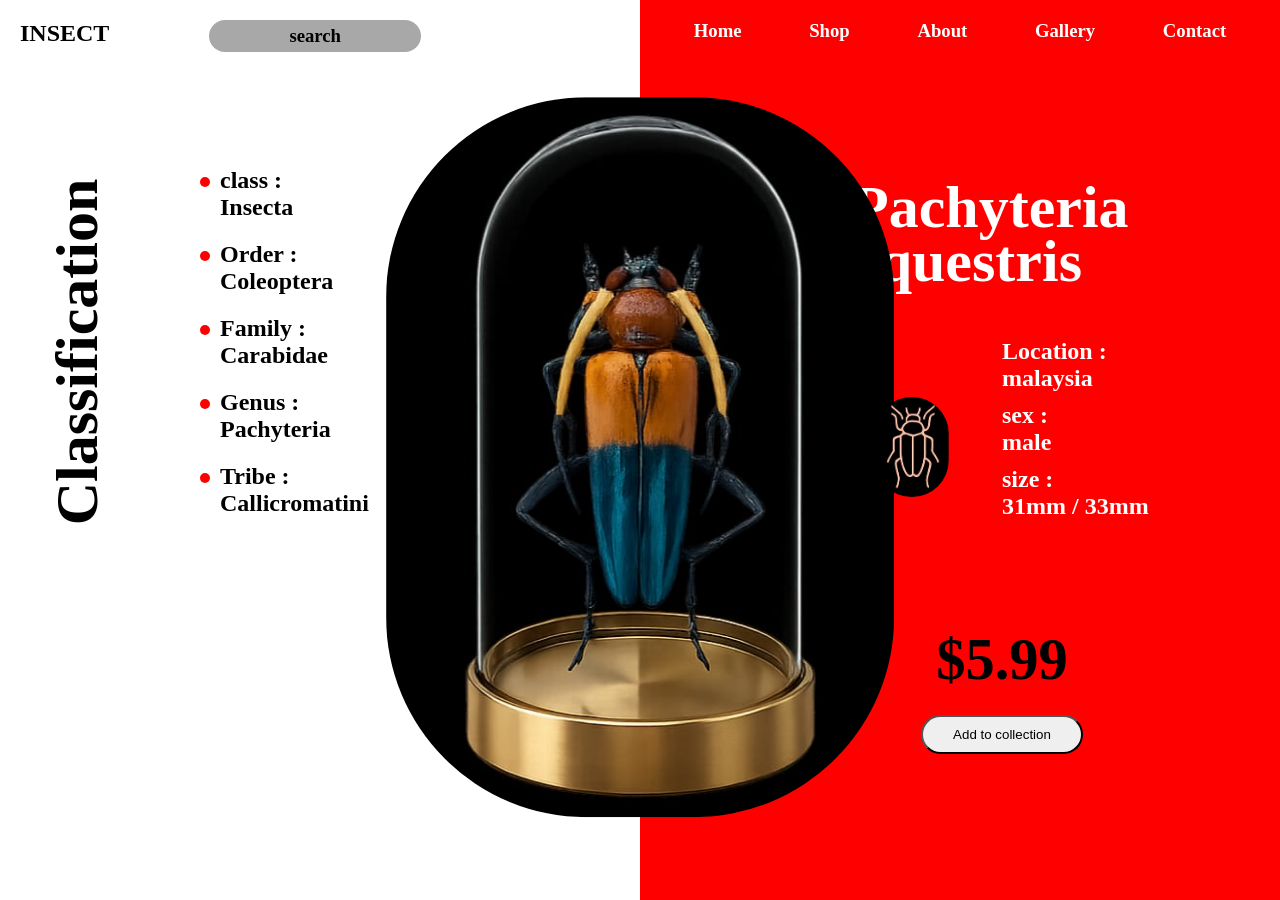
<file: A2/A 2/index.html>
<!DOCTYPE html>
<html lang="en">

<head>
    <meta charset="UTF-8">
    <meta name="viewport" content="width=device-width, initial-scale=1.0">
    <title>A2 Design3</title>
    <link rel="stylesheet" href="style.css">
</head>

<body>

    <div class="main-page">





        <div class="left-side">
            <div class="left-nav">
                <h2>INSECT</h2>
                <div class="left-search">
                    <h3>search</h3>
                </div>
            </div>
            <div class="left-content">
                <div class="left-vertical">
                    <h1>Classification</h1>
                </div>
                <div class="left-item">
                    <div class="left-itm1">
                        <div class="left-dot"></div>

                        <h2>class : <br> Insecta</h2>

                    </div>
                    <div class="left-itm1">
                        <div class="left-dot"></div>

                        <h2>Order : <br> Coleoptera</h2>

                    </div>
                    <div class="left-itm1">
                        <div class="left-dot"></div>

                        <h2>Family : <br> Carabidae</h2>

                    </div>
                    <div class="left-itm1">
                        <div class="left-dot"></div>

                        <h2>Genus : <br> Pachyteria</h2>

                    </div>
                    <div class="left-itm1">
                        <div class="left-dot"></div>

                        <h2>Tribe : <br> Callicromatini</h2>

                    </div>
                </div>
            </div>
        </div>
        <img src="./center img.jpeg" alt="">

        <div class="right-side">
            <div class="right-nav">
                <h3>Home</h3>
                <h3>Shop</h3>
                <h3>About</h3>
                <h3>Gallery</h3>
                <h3>Contact</h3>
            </div>
            <div class="right-content">
                <h1>Pachyteria <br> equestris</h1>
                <div class="right-center">
                     <img src="./left img .jpeg" alt="">
                    <div class="right-center-content">
                        <div class="right-div">
                            <h2>Location : <br> malaysia</h2>
                        </div>
                    </div>
                        <div class="right-center-content">
                        <div class="right-div">
                            <h2>sex : <br> male</h2>
                        </div>
                    </div>
                        <div class="right-center-content">
                        <div class="right-div">
                            <h2>size : <br> 31mm / 33mm</h2>
                        </div>
                    </div>
                </div>
                <div class="right-btn">
                    <h3>$5.99</h3>
                    <button>Add to collection</button>
                </div>
            </div>
        </div>
</body>

</html>
</file>
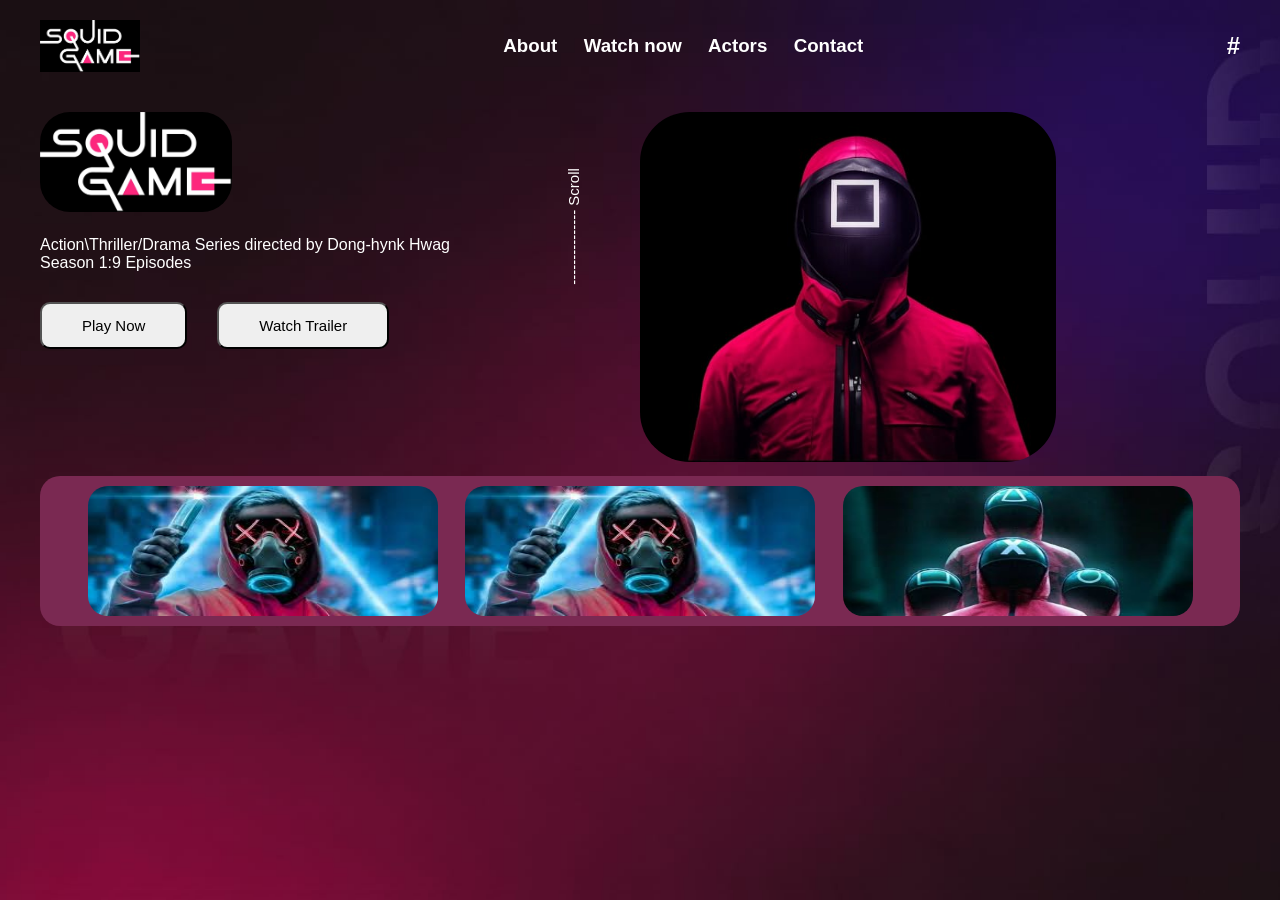
<file: A3/A 3/index.html>
<!doctype html>
<html lang="en">
  <head>
    <meta charset="UTF-8" />
    <meta name="viewport" content="width=device-width, initial-scale=1.0" />
    <title>A3 design3</title>
    <link rel="stylesheet" href="style.css" />
  </head>
  <body>
    <div class="main">
      <div class="nav">
        <img src="./logo.jpeg" alt="" />
        <div class="links">
          <h3>About</h3>
          <h3>Watch now</h3>
          <h3>Actors</h3>
          <h3>Contact</h3>
        </div>
        <h2>#</h2>
      </div>
      <div class="center">
        <div class="left-center">
        <img src="./logo.jpeg" alt="" />
        <p>
          Action\Thriller/Drama Series directed by Dong-hynk Hwag <br />
          Season 1:9 Episodes
        </p>
        <div class="btn">
          <button>Play Now</button>
          <button>Watch Trailer</button>
        </div>
      </div>
      <div class="right-center">
        <div class="vertical">--------------- Scroll</div>
        <img src="./center.jpeg" alt="">
      </div>
      </div>
      <div class="bottom">
              <img src="./2.jpeg" alt="">
        <img src="./2.jpeg" alt="">
        <img src="./3.jpeg" alt="">
      </div>
    </div>
  </body>
</html>
</file>
<file: A2/A 2/style.css>
* {
   margin: 0;
   padding: 0;
   box-sizing : border-box;
}
html,body{
    width:100%;
    height:100%;
   
}
.main-page{
    display: flex;
    width: 100%;
    height: 100%;
}
.left-side{
    width: 50%;
    background-color: #fff;
 padding: 20px 20px;
}
.left-nav{
    width: 80%;

    display: flex;
    gap: 100px;
    
}
.left-search{
    padding: 5px 80px;
    background-color: #a8a8a8;
    border-radius: 20px;
}
.left-content{
    position: relative;
  display: flex;
  align-items: center;
    height: 500px;
   
}
.left-vertical{
    transform: rotateZ(-90deg);
    height: 60%;
    
    position: absolute;
    top: 30%;
    left: 0%;
    font-size: 30px;

}
.left-item{
  margin-top: 80px;
    margin-left: 30%;
  display: flex;
  flex-direction: column;
  gap: 20px;
}
.left-dot{
    width: 10px;
    height: 10px;
    background-color: red;
    border-radius: 50%;
    margin-top: 10px;
}
.left-itm1{
    display: flex;
    width: 200px;
    gap: 10px;
}
img{
    position: absolute;
    top: 10%;
    left: 50%;
    transform: translate(-50%,1%);
    border-radius: 200px;
    height: 80%;
  z-index: 2;
}
.right-side{
    width: 50%;
    background-color: red;
    height: 100%;
    padding: 20px 20px;
    position: relative;}
.right-nav{
    display: flex;
    justify-content: space-around;
    color: #fff;
}
.right-content{
    position: absolute;
    top: 20%;
  right: 20%;
  height: 80%;

}
.right-center{
   display: flex;
   flex-direction: column;
   gap: 10px;
    height: 40%;
  margin-top: 50px;
  color: #fff;

}
.right-content h1{
    font-size: 60px;
    color: #fff;
    line-height: 0.9;
}
.right-center img{
  height: 100px;
  position: absolute;
  top: 30%;
  left: 20%;
}
.right-center-content{
    margin-left: 150px;

}
.right-btn{
    width: 300px;
    text-align: center;
    font-size: 50px;
}
button{
    padding: 10px 30px ;
    border-radius: 50px;
}
</file>
<file: A3/A 3/style.css>
* {
   margin: 0;
   padding: 0;
   box-sizing : border-box;
}
html,body{
    width:100%;
    height:100%;
    background-image: url(./bg.jpeg);
     background-size: cover;
  background-position: center;
  background-repeat: no-repeat;
  color: white;
  padding: 10px 20px;

  font-family: "Gilroy", sans-serif;

}
.nav img{
    width: 100px;
}
.nav{
    display: flex;
    justify-content: space-between;
    align-items: center;
}
.nav .links{
    width: 30%;
    display: flex;
    justify-content: space-between;
}
.left-center{
    width: 50%;
    height: 70%;
  
}
.left-center img{
    height: 100px;
    border-radius: 30px;
}
.left-center p{
    margin-top: 20px;
    font-weight: 100;
    margin-bottom: 30px;
}
button{
    padding: 13px 40px ;
    border-radius: 10px;
    font-size: 15px;
}
.btn{
    display: flex; 
    gap: 30px;
}
.center{
    display: flex;
      padding-top: 40px;
}
.right-center{
    position: relative;
}
.right-center img{
    height: 350px;
    border-radius: 50px;
}
.vertical{
    position: absolute;
    left: -30%;
    top: 30%;
    transform: rotate(-90deg);
    font-size: 15px;
}
.bottom{
    margin-top: 10px;
    width: 100%;
    padding: 10px 20px;
    background-color: #7a2952;
    display: flex;
    justify-content: space-evenly;
     border-radius: 20px;
}
.bottom img{
    height: 130px;
    width: 350px;
    border-radius: 20px;
}
</file>
